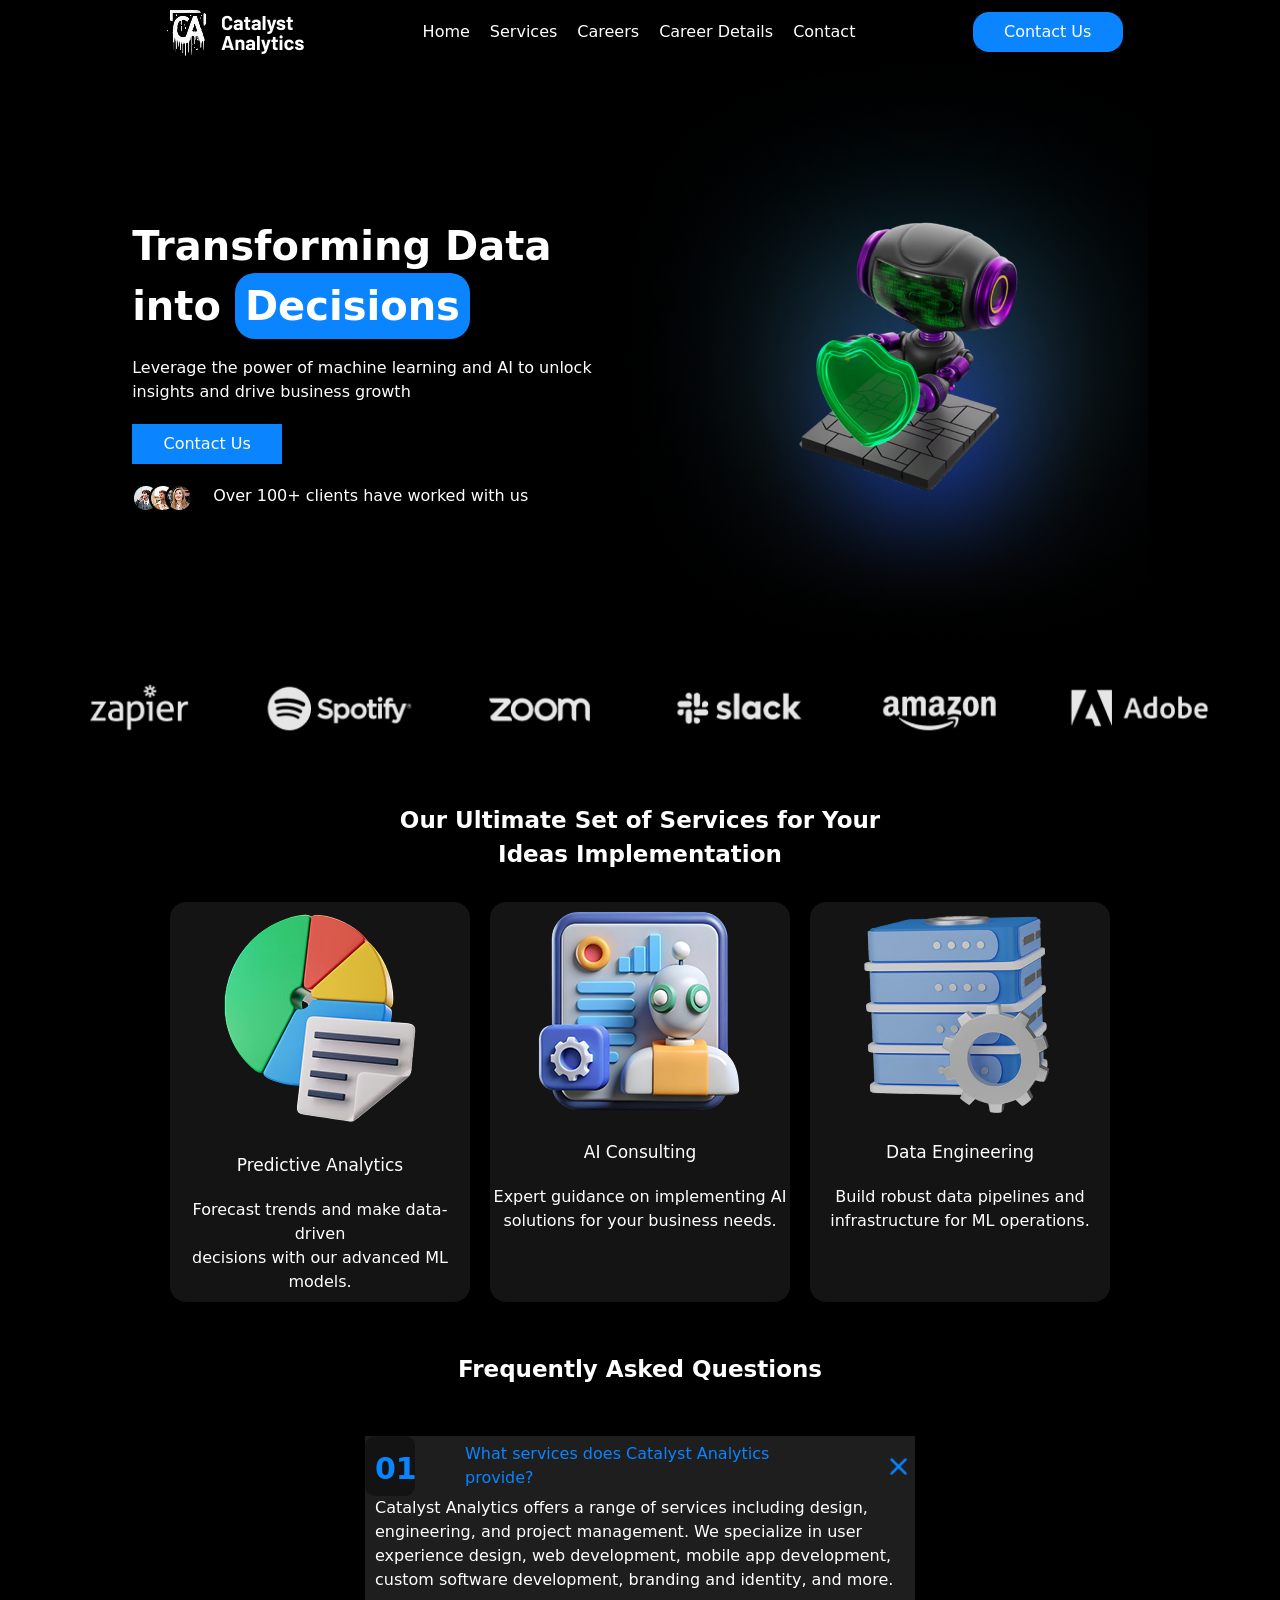
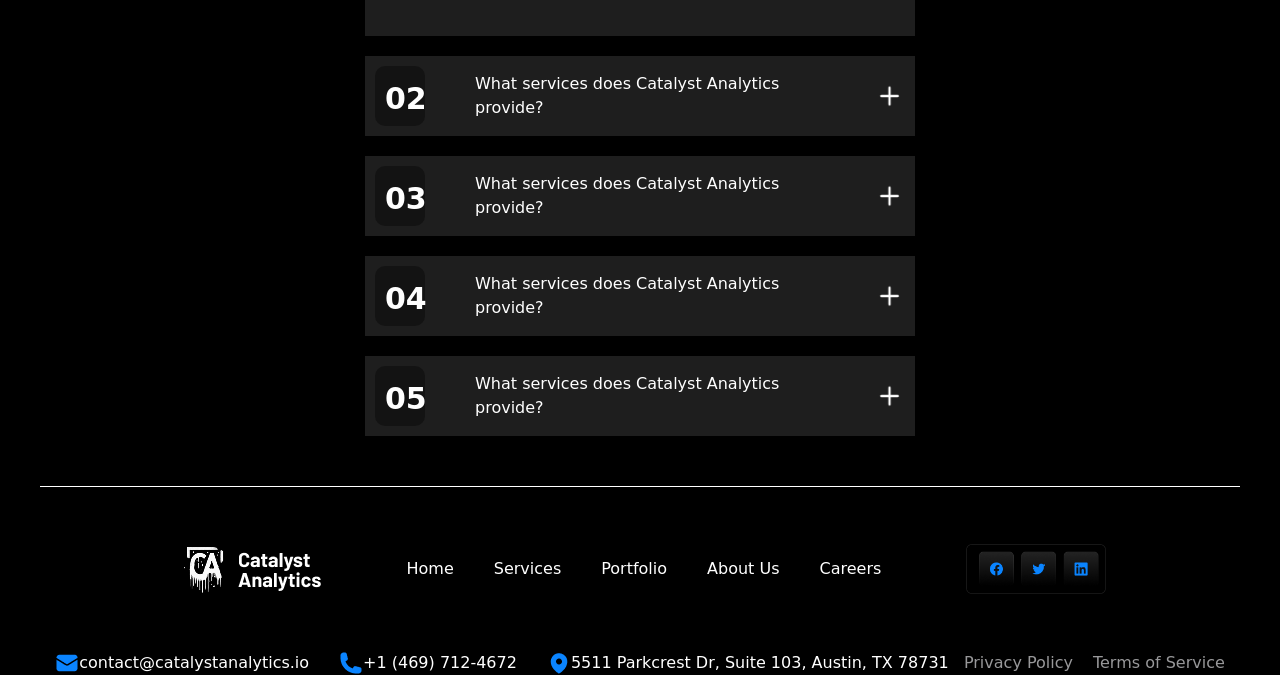
<file: index.html>
<!DOCTYPE html>
<html lang="en">
<head>
    <meta charset="UTF-8">
    <meta name="viewport" content="width=device-width, initial-scale=1.0">
    <title>Document</title>
    <link rel="stylesheet" href="./src/output.css">
</head>
<body class="bg-[black] max-w-[1200px] m-auto text-[white]">
    <div class="flex items-center justify-evenly">

        <div>
            <div><img src="./src/Logo (5).png" alt=""></div>
        </div>

        <div class="flex text-[white] gap-[20px] hidden lg:flex">
            <a href="#">Home</a>
            <a href="./src/page2.html">Services</a>
            <a href="./src/page3.html">Careers</a>
            <a href="./src/page4.html">Career Details</a>
            <a href="./src/page5.html">Contact</a>

        </div>

        <div>
            <button class="w-[150px] h-[40px] bg-[#0A84FF] text-[white] rounded-2xl">Contact Us</button>
        </div>

    </div>

    <div class="flex justify-center items-center flex-col lg:flex-row">

        
        <div class="flex flex-col gap-[20px]">
            <h1 class="text-[40px] text-[white] font-bold">Transforming Data <br> into  <span class="bg-[#0A84FF] p-[10px] rounded-[20px]"> Decisions </span></h1>
            <p class="text-[white]">Leverage the power of machine learning and AI to unlock <br> insights and drive business growth</p>
             <div>
            <button class="w-[150px] h-[40px] bg-[#0A84FF] text-[white]">Contact Us</button>
        </div>

        <div class="flex gap-[20px]">
            <div><img src="./src/Group 20 (2).png" alt=""></div>
            <p class="text-[white]">Over 100+ clients have worked with us</p>
        </div>
        </div>

        <div>
            <div><img class="h-[600px]" src="./src/robot area.png" alt=""></div>
        </div>

    </div>
      
    <div>
    
       
    
    <div class="flex flex-col items-center lg:flex-row ">

        <div><img src="./src/Card.png" alt=""></div>
        <div><img src="./src/Card (2).png" alt=""></div>
        <div><img src="./src/Card (1).png" alt=""></div>
        <div><img src="./src/Card (3).png" alt=""></div>
        <div><img src="./src/Card (4).png" alt=""></div>
        <div><img src="./src/Card (5).png" alt=""></div>

    </div>

    </div>
    
    <div class="mt-[50px]">

        <h1 class="text-[white] text-center text-[23px] font-bold ">Our Ultimate Set of Services for Your <br> Ideas Implementation</h1>


        <div class="flex justify-center gap-[20px] pt-[30px] flex-col items-center lg:flex-row">
   
            <div class="flex flex-col gap-[20px] w-[300px] h-[400px] bg-[#141414] text-center items-center rounded-2xl ">
              <div><img src="./src/72355892508 1.png" alt=""></div>
              <h1 class="text-[white] text-[17px] ">Predictive Analytics</h1>
              <p class="text-[white]" >Forecast trends and make data-driven <br> decisions with our advanced ML <br> models.</p>

            </div>

            <div class="flex flex-col gap-[20px] w-[300px] h-[400px] bg-[#141414] text-center items-center rounded-2xl ">
              <div><img src="./src/72355892508 1 (1).png" alt=""></div>
              <h1 class="text-[white] text-[17px] ">AI Consulting</h1>
              <p class="text-[white]" >Expert guidance on implementing AI solutions for your business needs.</p>

            </div>

            <div class="flex flex-col gap-[20px] w-[300px] h-[400px] bg-[#141414] text-center items-center rounded-2xl ">
              <div><img src="./src/72355892508 1 (2).png" alt=""></div>
              <h1 class="text-[white] text-[17px] ">Data Engineering</h1>
              <p class="text-[white]" >Build robust data pipelines and infrastructure for ML operations.</p>

            </div>



        </div>
    </div>

    <div>


        <h1 class="text-[white] text-[23px] font-bold text-center p-[50px] ">Frequently Asked Questions</h1>


        <div class="flex flex-col gap-[20px] items-center ">

        
            <div class="flex flex-col w-[550px] h-[200px] bg-[#1E1E1E] items-center">
              <div class="flex items-center gap-[50px]">
                <div class="w-[50px] h-[60px] bg-[#131313] p-[10px] rounded-[10px] ">
                    <p class="font-bold text-[30px] text-[#0A84FF]">01</p>
                </div>
                <p class="text-[#0A84FF]">What services does Catalyst Analytics provide?</p>

                 <div><img src="./src/Icon (19).png" alt=""></div>
              </div>
              <p class="w-[530px]">Catalyst Analytics offers a range of services including design, engineering, and project management. We specialize in user experience design, web development, mobile app development, custom software development, branding and identity, and more.</p>
             


            </div>

            <div class=" w-[550px] h-[80px] bg-[#1E1E1E] p-[10px]" >

                <div class="flex items-center gap-[50px]">
                <div class="w-[50px] h-[60px] bg-[#131313] p-[10px] rounded-[10px] ">
                    <p class="font-bold text-[30px] ">02</p>
                </div>
                <p class="">What services does Catalyst Analytics provide?</p>

                 <div><img src="./src/Icon (20).png" alt=""></div>
              </div>
            </div>

             <div class=" w-[550px] h-[80px] bg-[#1E1E1E] p-[10px]" >

                <div class="flex items-center gap-[50px]">
                <div class="w-[50px] h-[60px] bg-[#131313] p-[10px] rounded-[10px] ">
                    <p class="font-bold text-[30px] ">03</p>
                </div>
                <p class="">What services does Catalyst Analytics provide?</p>

                 <div><img src="./src/Icon (20).png" alt=""></div>
              </div>
            </div>

             <div class=" w-[550px] h-[80px] bg-[#1E1E1E] p-[10px]" >

                <div class="flex items-center gap-[50px]">
                <div class="w-[50px] h-[60px] bg-[#131313] p-[10px] rounded-[10px] ">
                    <p class="font-bold text-[30px] ">04</p>
                </div>
                <p class="">What services does Catalyst Analytics provide?</p>

                 <div><img src="./src/Icon (20).png" alt=""></div>
              </div>
            </div> <div class=" w-[550px] h-[80px] bg-[#1E1E1E] p-[10px]" >

                <div class="flex items-center gap-[50px]">
                <div class="w-[50px] h-[60px] bg-[#131313] p-[10px] rounded-[10px] ">
                    <p class="font-bold text-[30px] ">05</p>
                </div>
                <p class="">What services does Catalyst Analytics provide?</p>

                 <div><img src="./src/Icon (20).png" alt=""></div>
              </div>
            </div>


        </div>

    </div>

   <hr class="mt-[50px]">

   <div class="flex items-center justify-evenly p-[50px] flex-col items-center lg:flex-row">

    <div>
        <div><img src="./src/Logo (5).png" alt=""></div>
    </div>

    <div class="flex gap-[40px] flex-col lg:flex-row">
        <p>Home</p>
        <p>Services</p>
        <p>Portfolio</p>
        <p>About Us</p>
        <p>Careers</p>
    </div>
    <div>
        <div><img class="h-[50px]" src="./src/Sub Container.png" alt=""></div>
    </div>
   </div>

   <div class="flex justify-evenly flex-col lg:flex-row">
 
    <div class="flex gap-[30px] flex-col items-center lg:flex-row">
 
    <div class="flex">
        <div><img src="./src/Icon (21).png" alt=""></div>
        <p> contact@catalystanalytics.io</p>
    </div>

    <div class="flex">
        <div><img src="./src/Icon (22).png" alt=""></div>
        <p> +1 (469) 712-4672</p>
    </div>

    <div class="flex">
        <div><img src="./src/Icon (24).png" alt=""></div>
        <p> 5511 Parkcrest Dr, Suite 103, Austin, TX 78731</p>
    </div>

    </div>

    <div class="flex gap-[20px] text-[#98989A] flex-col items-center lg:flex-row">
        <p>Privacy Policy</p>
        <p>Terms of Service</p>
    </div>


   </div>
   
    
</body>
</html>
</file>
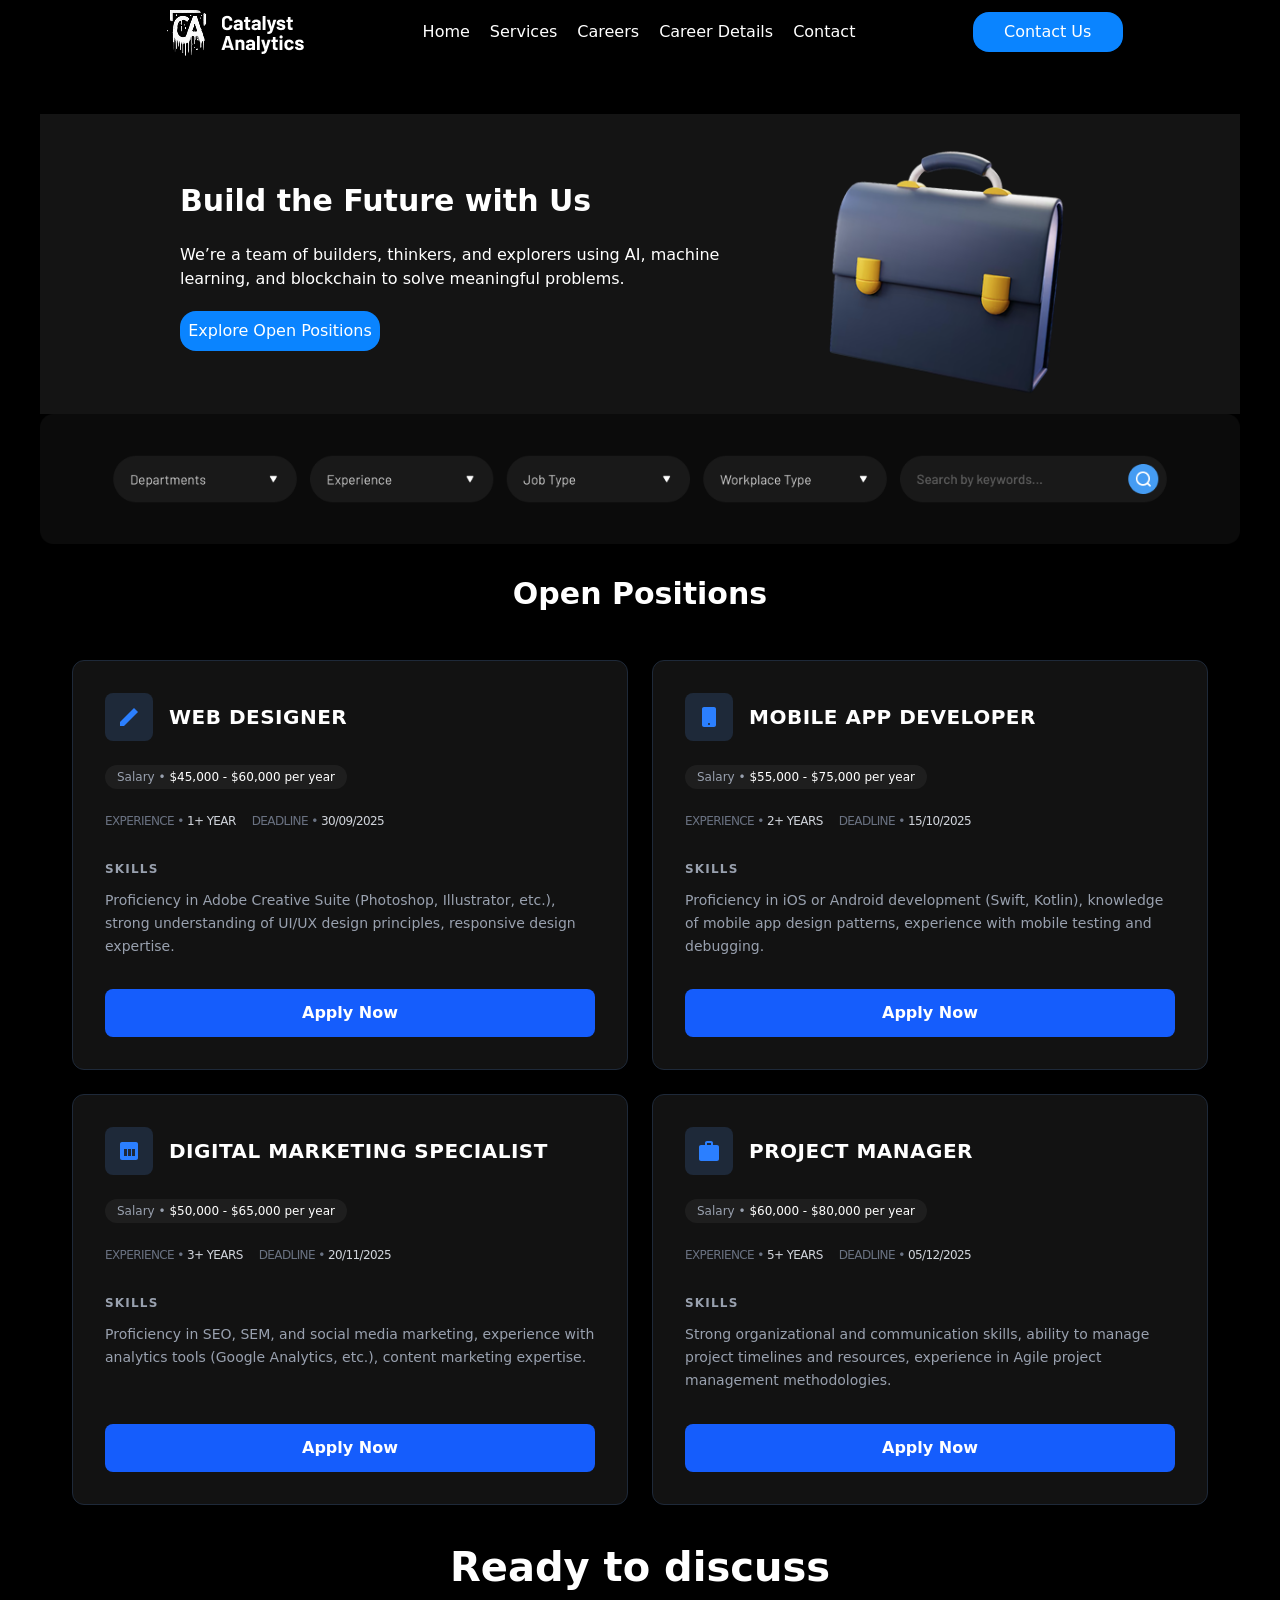
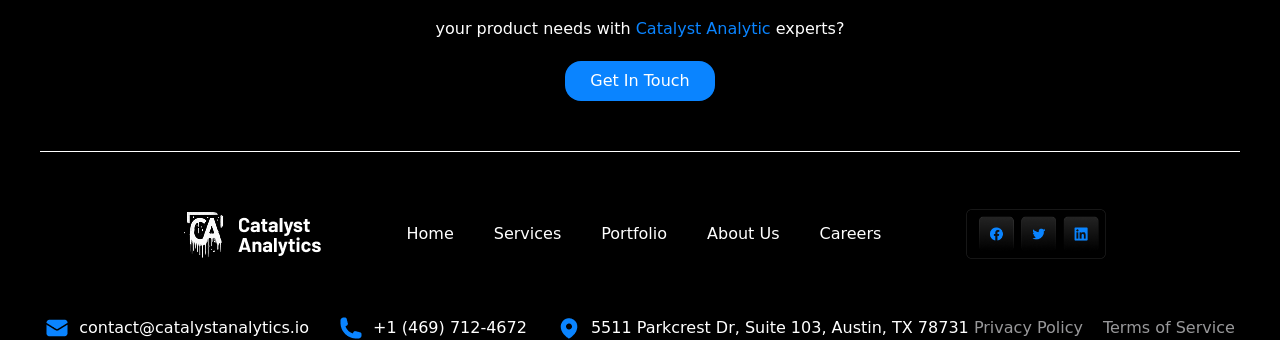
<file: src/page3.html>
<!DOCTYPE html>
<html lang="en">
<head>
    <meta charset="UTF-8">
    <meta name="viewport" content="width=device-width, initial-scale=1.0">
    <title>Document</title>
    <link rel="stylesheet" href="./output.css">
</head>
<body class="max-w-[1200px] m-auto bg-[black] text-[white]">
    <div class="flex items-center justify-evenly">

        <div>
            <div><img src="./Logo (5).png" alt=""></div>
        </div>

        <div class="flex text-[white] gap-[20px] hidden lg:flex">
            <a href="../index.html">Home</a>
            <a href="./page2.html">Services</a>
            <a href="#">Careers</a>
            <a href="../src/page4.html">Career Details</a>
            <a href="./src/page5.html">Contact</a>

        </div>

        <div>
            <button class="w-[150px] h-[40px] bg-[#0A84FF] text-[white] rounded-2xl">Contact Us</button>
        </div>

    </div>

      <div class="bg-[#141414] flex justify-center gap-[20px] mt-[50px] flex-col items-center lg:flex-row">

   <div class="flex flex-col gap-[20px]">
    <p class="text-[30px] font-bold">Build the Future with Us</p>
    <p class="w-[600px]">We’re a team of builders, thinkers, and explorers using AI, machine learning, and blockchain to solve meaningful problems.</p>
     <div>
            <button class="w-[200px] h-[40px] bg-[#0A84FF] text-[white] rounded-2xl">Explore Open Positions</button>
        </div>
   </div>

   <div>
    <div><img class="h-[300px]" src="./calogo1 2.png" alt=""></div>
   </div>


    </div>

    <div>
        <div><img class="hidden lg:flex" src="./TextContainer.png" alt=""></div>
    </div>



    <div class="bg-black text-white min-h-screen p-8 font-sans">
  <h1 class="text-3xl font-bold text-center mb-12">Open Positions</h1>

  <div class="grid grid-cols-1 md:grid-cols-2 gap-6 max-w-6xl mx-auto">
    
    <div class="bg-[#121212] p-8 rounded-xl border border-gray-800 flex flex-col justify-between">
      <div>
        <div class="flex items-center gap-4 mb-6">
          <div class="bg-gray-800 p-3 rounded-lg">
            <svg class="w-6 h-6 text-blue-500" fill="currentColor" viewBox="0 0 24 24"><path d="M17 3l4 4-14 14H3v-4L17 3z"/></svg>
          </div>
          <h2 class="text-xl font-bold tracking-wide uppercase">Web Designer</h2>
        </div>

        <div class="flex flex-wrap gap-2 mb-6">
          <span class="bg-[#1e1e1e] text-gray-400 px-3 py-1 rounded-full text-xs font-medium">Salary • <span class="text-white">$45,000 - $60,000 per year</span></span>
        </div>

        <div class="flex gap-4 mb-8 text-xs text-gray-500 uppercase tracking-tighter">
          <span>Experience • <span class="text-gray-300">1+ year</span></span>
          <span>Deadline • <span class="text-gray-300">30/09/2025</span></span>
        </div>

        <div class="mb-8">
          <h3 class="text-xs font-bold text-gray-400 mb-3 tracking-widest">SKILLS</h3>
          <p class="text-sm text-gray-400 leading-relaxed">
            Proficiency in Adobe Creative Suite (Photoshop, Illustrator, etc.), strong understanding of UI/UX design principles, responsive design expertise.
          </p>
        </div>
      </div>
      <button class="w-full bg-blue-600 hover:bg-blue-700 text-white font-semibold py-3 rounded-lg transition-colors">
        Apply Now
      </button>
    </div>

    <div class="bg-[#121212] p-8 rounded-xl border border-gray-800 flex flex-col justify-between">
      <div>
        <div class="flex items-center gap-4 mb-6">
          <div class="bg-gray-800 p-3 rounded-lg">
            <svg class="w-6 h-6 text-blue-500" fill="currentColor" viewBox="0 0 24 24"><path d="M17 2H7c-1.1 0-2 .9-2 2v16c0 1.1.9 2 2 2h10c1.1 0 2-.9 2-2V4c0-1.1-.9-2-2-2zm-5 18c-.55 0-1-.45-1-1s.45-1 1-1 1 .45 1 1-.45 1-1 1z"/></svg>
          </div>
          <h2 class="text-xl font-bold tracking-wide uppercase">Mobile App Developer</h2>
        </div>

        <div class="flex flex-wrap gap-2 mb-6">
          <span class="bg-[#1e1e1e] text-gray-400 px-3 py-1 rounded-full text-xs font-medium">Salary • <span class="text-white">$55,000 - $75,000 per year</span></span>
        </div>

        <div class="flex gap-4 mb-8 text-xs text-gray-500 uppercase tracking-tighter">
          <span>Experience • <span class="text-gray-300">2+ years</span></span>
          <span>Deadline • <span class="text-gray-300">15/10/2025</span></span>
        </div>

        <div class="mb-8">
          <h3 class="text-xs font-bold text-gray-400 mb-3 tracking-widest">SKILLS</h3>
          <p class="text-sm text-gray-400 leading-relaxed">
            Proficiency in iOS or Android development (Swift, Kotlin), knowledge of mobile app design patterns, experience with mobile testing and debugging.
          </p>
        </div>
      </div>
      <button class="w-full bg-blue-600 hover:bg-blue-700 text-white font-semibold py-3 rounded-lg transition-colors">
        Apply Now
      </button>
    </div>

    <div class="bg-[#121212] p-8 rounded-xl border border-gray-800 flex flex-col justify-between">
      <div>
        <div class="flex items-center gap-4 mb-6">
          <div class="bg-gray-800 p-3 rounded-lg">
            <svg class="w-6 h-6 text-blue-500" fill="currentColor" viewBox="0 0 24 24"><path d="M19 3H5c-1.1 0-2 .9-2 2v14c0 1.1.9 2 2 2h14c1.1 0 2-.9 2-2V5c0-1.1-.9-2-2-2zm-9 14H7v-7h3v7zm4 0h-3v-7h3v7zm4 0h-3v-7h3v7z"/></svg>
          </div>
          <h2 class="text-xl font-bold tracking-wide uppercase">Digital Marketing Specialist</h2>
        </div>

        <div class="flex flex-wrap gap-2 mb-6">
          <span class="bg-[#1e1e1e] text-gray-400 px-3 py-1 rounded-full text-xs font-medium">Salary • <span class="text-white">$50,000 - $65,000 per year</span></span>
        </div>

        <div class="flex gap-4 mb-8 text-xs text-gray-500 uppercase tracking-tighter">
          <span>Experience • <span class="text-gray-300">3+ years</span></span>
          <span>Deadline • <span class="text-gray-300">20/11/2025</span></span>
        </div>

        <div class="mb-8">
          <h3 class="text-xs font-bold text-gray-400 mb-3 tracking-widest">SKILLS</h3>
          <p class="text-sm text-gray-400 leading-relaxed">
            Proficiency in SEO, SEM, and social media marketing, experience with analytics tools (Google Analytics, etc.), content marketing expertise.
          </p>
        </div>
      </div>
      <button class="w-full bg-blue-600 hover:bg-blue-700 text-white font-semibold py-3 rounded-lg transition-colors">
        Apply Now
      </button>
    </div>

    <div class="bg-[#121212] p-8 rounded-xl border border-gray-800 flex flex-col justify-between">
      <div>
        <div class="flex items-center gap-4 mb-6">
          <div class="bg-gray-800 p-3 rounded-lg">
            <svg class="w-6 h-6 text-blue-500" fill="currentColor" viewBox="0 0 24 24"><path d="M20 6h-4V4c0-1.1-.9-2-2-2h-4c-1.1 0-2 .9-2 2v2H4c-1.1 0-2 .9-2 2v12c0 1.1.9 2 2 2h16c1.1 0 2-.9 2-2V8c0-1.1-.9-2-2-2zM10 4h4v2h-4V4z"/></svg>
          </div>
          <h2 class="text-xl font-bold tracking-wide uppercase">Project Manager</h2>
        </div>

        <div class="flex flex-wrap gap-2 mb-6">
          <span class="bg-[#1e1e1e] text-gray-400 px-3 py-1 rounded-full text-xs font-medium">Salary • <span class="text-white">$60,000 - $80,000 per year</span></span>
        </div>

        <div class="flex gap-4 mb-8 text-xs text-gray-500 uppercase tracking-tighter">
          <span>Experience • <span class="text-gray-300">5+ years</span></span>
          <span>Deadline • <span class="text-gray-300">05/12/2025</span></span>
        </div>

        <div class="mb-8">
          <h3 class="text-xs font-bold text-gray-400 mb-3 tracking-widest">SKILLS</h3>
          <p class="text-sm text-gray-400 leading-relaxed">
            Strong organizational and communication skills, ability to manage project timelines and resources, experience in Agile project management methodologies.
          </p>
        </div>
      </div>
      <button class="w-full bg-blue-600 hover:bg-blue-700 text-white font-semibold py-3 rounded-lg transition-colors">
        Apply Now
      </button>
    </div>

  </div>
</div>


   <div class="">
     
    <div class="flex flex-col gap-[20px] items-center">
        <h1 class="text-[40px] font-bold">Ready to discuss</h1>
        <p text-[20px]>your product needs with <span class="text-[#0A84FF]"> Catalyst Analytic </span> experts?</p>
         <div>
            <button class="w-[150px] h-[40px] bg-[#0A84FF] text-[white] rounded-2xl">Get In Touch</button>
        </div>
    </div>


   </div>

     <hr class="mt-[50px]">

   <div class="flex items-center justify-evenly p-[50px] flex-col items-center lg:flex-row">

    <div>
        <div><img src="./Logo (5).png" alt=""></div>
    </div>

    <div class="flex gap-[40px] flex-col lg:flex-row">
        <p>Home</p>
        <p>Services</p>
        <p>Portfolio</p>
        <p>About Us</p>
        <p>Careers</p>
    </div>
    <div>
        <div><img class="h-[50px]" src="./Sub Container.png" alt=""></div>
    </div>
   </div>

   <div class="flex justify-evenly flex-col lg:flex-row">
 
    <div class="flex gap-[30px] flex-col items-center lg:flex-row">
 
    <div class="flex gap-[10px]">
        <div><img src="./Icon (21).png" alt=""></div>
        <p> contact@catalystanalytics.io</p>
    </div>

    <div class="flex gap-[10px]">
        <div><img src="./Icon (22).png" alt=""></div>
        <p> +1 (469) 712-4672</p>
    </div>

    <div class="flex gap-[10px]">
        <div><img src="./Icon (24).png" alt=""></div>
        <p> 5511 Parkcrest Dr, Suite 103, Austin, TX 78731</p>
    </div>

    </div>

    <div class="flex gap-[20px] text-[#98989A] flex-col items-center lg:flex-row">
        <p>Privacy Policy</p>
        <p>Terms of Service</p>
    </div>


   </div>

   

    
</body>
</html>
</file>
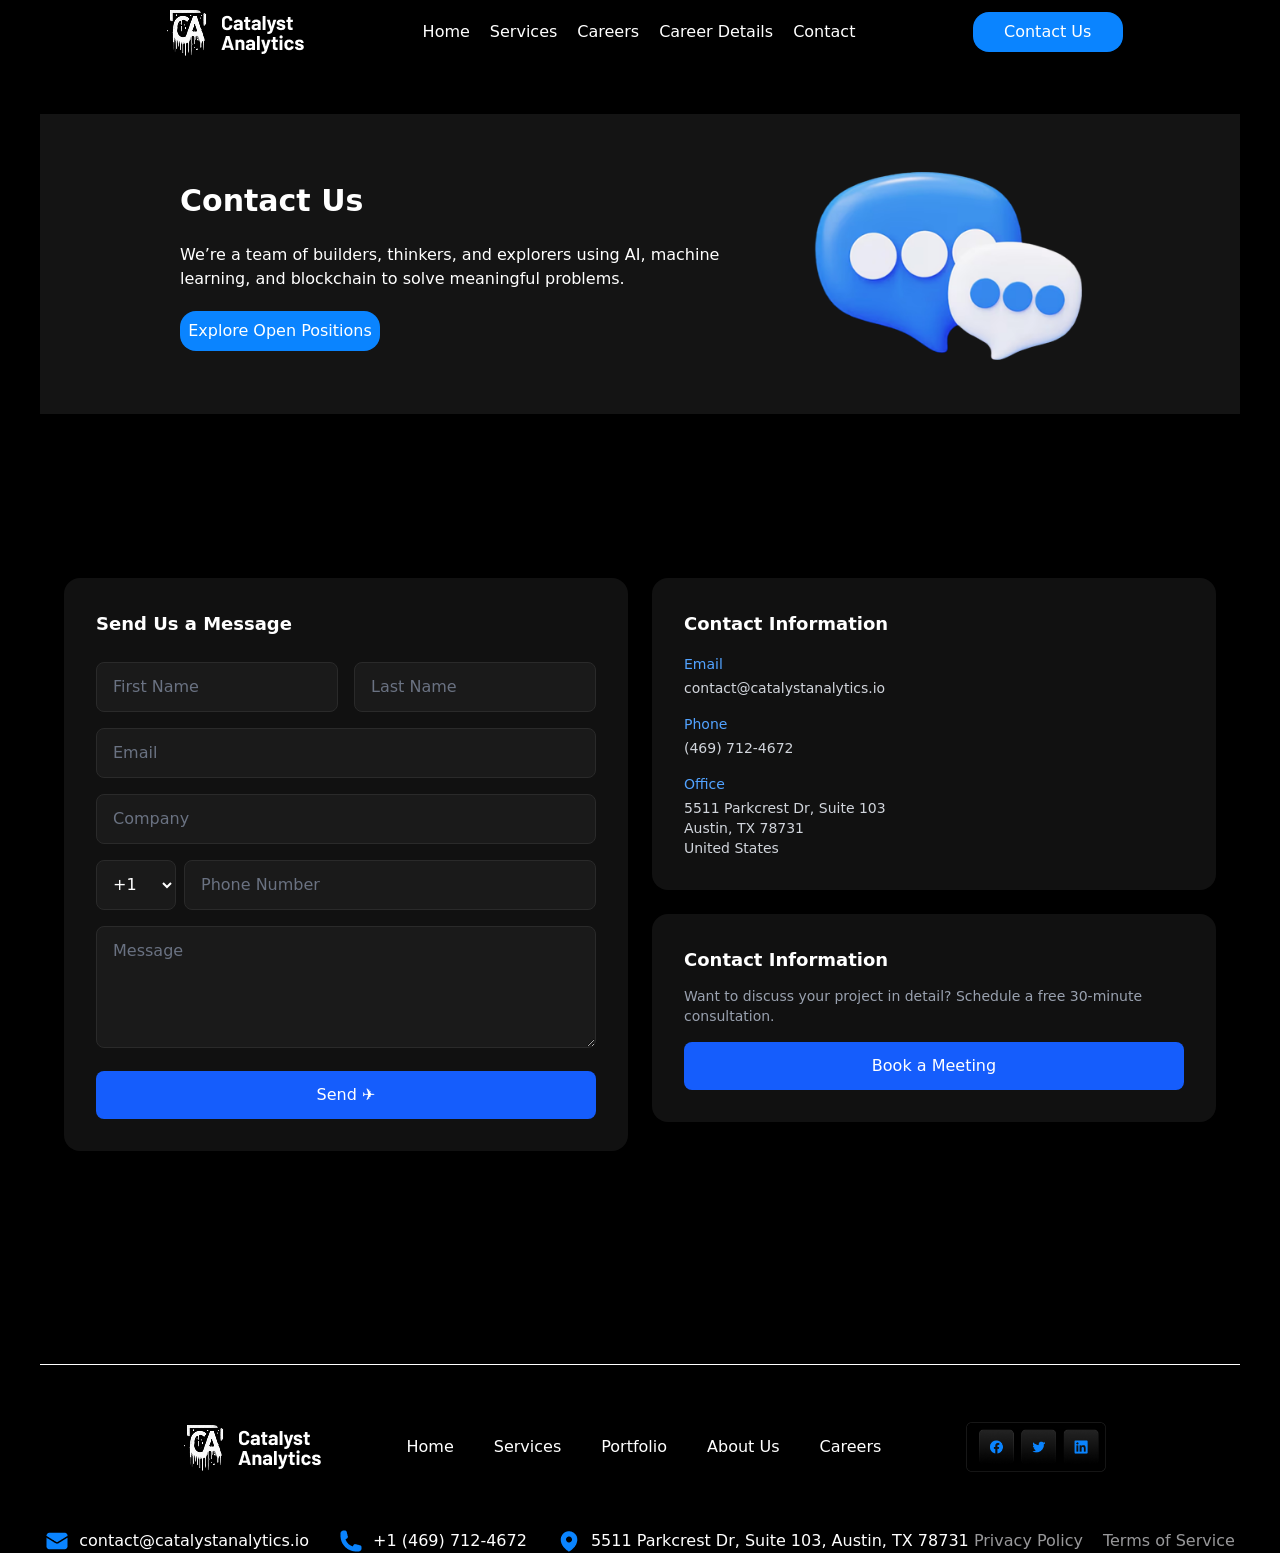
<file: src/page5.html>
<!DOCTYPE html>
<html lang="en">
<head>
    <meta charset="UTF-8">
    <meta name="viewport" content="width=device-width, initial-scale=1.0">
    <title>Document</title>
    <link rel="stylesheet" href="./output.css">
</head>
<body class="bg-[black] text-[white] max-w-[1200px] m-auto ">
     <div class="flex items-center justify-evenly">

        <div>
            <div><img src="./Logo (5).png" alt=""></div>
        </div>

        <div class="flex text-[white] gap-[20px] hidden lg:flex">
            <a href="../index.html">Home</a>
            <a href="./page2.html">Services</a>
            <a href="./page3.html">Careers</a>
            <a href="../src/page4.html">Career Details</a>
            <a href="#">Contact</a>

        </div>

        <div>
            <button class="w-[150px] h-[40px] bg-[#0A84FF] text-[white] rounded-2xl">Contact Us</button>
        </div>

    </div>


    <div class="bg-[#141414] flex justify-center gap-[20px] mt-[50px] flex-col items-center lg:flex-row">

   <div class="flex flex-col gap-[20px]">
    <p class="text-[30px] font-bold">Contact Us</p>
    <p class="w-[600px]">We’re a team of builders, thinkers, and explorers using AI, machine learning, and blockchain to solve meaningful problems.</p>
     <div>
            <button class="w-[200px] h-[40px] bg-[#0A84FF] text-[white] rounded-2xl">Explore Open Positions</button>
        </div>
   </div>

   <div>
    <div><img class="h-[300px]" src="./calogo1 2 (1).png" alt=""></div>
   </div>


    </div>


    <div class="bg-black min-h-screen flex items-center justify-center p-4 sm:p-6">
  <div class="max-w-6xl w-full grid grid-cols-1 lg:grid-cols-2 gap-6">

    <!-- FORM -->
    <div class="bg-[#111111] rounded-2xl p-6 sm:p-8 shadow-xl">
      <h2 class="text-white text-lg font-semibold mb-6">Send Us a Message</h2>

      <form class="space-y-4">

        <div class="grid grid-cols-1 sm:grid-cols-2 gap-4">
          <input type="text" placeholder="First Name"
            class="bg-[#1a1a1a] border border-[#2a2a2a] text-white placeholder-gray-500 px-4 py-3 rounded-lg w-full focus:outline-none focus:border-blue-500" />

          <input type="text" placeholder="Last Name"
            class="bg-[#1a1a1a] border border-[#2a2a2a] text-white placeholder-gray-500 px-4 py-3 rounded-lg w-full focus:outline-none focus:border-blue-500" />
        </div>

        <input type="email" placeholder="Email"
          class="bg-[#1a1a1a] border border-[#2a2a2a] text-white placeholder-gray-500 px-4 py-3 rounded-lg w-full focus:outline-none focus:border-blue-500" />

        <input type="text" placeholder="Company"
          class="bg-[#1a1a1a] border border-[#2a2a2a] text-white placeholder-gray-500 px-4 py-3 rounded-lg w-full focus:outline-none focus:border-blue-500" />

        <div class="flex gap-2">
          <select class="bg-[#1a1a1a] border border-[#2a2a2a] text-white px-3 py-3 rounded-lg focus:outline-none">
            <option>+1</option>
            <option>+44</option>
          </select>

          <input type="text" placeholder="Phone Number"
            class="bg-[#1a1a1a] border border-[#2a2a2a] text-white placeholder-gray-500 px-4 py-3 rounded-lg w-full focus:outline-none focus:border-blue-500" />
        </div>

        <textarea rows="4" placeholder="Message"
          class="bg-[#1a1a1a] border border-[#2a2a2a] text-white placeholder-gray-500 px-4 py-3 rounded-lg w-full focus:outline-none focus:border-blue-500"></textarea>

        <button
          class="w-full bg-blue-600 hover:bg-blue-700 transition text-white py-3 rounded-lg font-medium">
          Send ✈️
        </button>

      </form>
    </div>

    <!-- RIGHT SIDE -->
    <div class="flex flex-col gap-6">

      <div class="bg-[#111111] rounded-2xl p-6 sm:p-8 shadow-xl">
        <h2 class="text-white text-lg font-semibold mb-4">Contact Information</h2>

        <div class="space-y-4 text-sm">
          <div>
            <p class="text-blue-400 mb-1">Email</p>
            <p class="text-gray-300">contact@catalystanalytics.io</p>
          </div>

          <div>
            <p class="text-blue-400 mb-1">Phone</p>
            <p class="text-gray-300">(469) 712-4672</p>
          </div>

          <div>
            <p class="text-blue-400 mb-1">Office</p>
            <p class="text-gray-300">
              5511 Parkcrest Dr, Suite 103<br />
              Austin, TX 78731<br />
              United States
            </p>
          </div>
        </div>
      </div>

      <div class="bg-[#111111] rounded-2xl p-6 sm:p-8 shadow-xl">
        <h2 class="text-white text-lg font-semibold mb-3">Contact Information</h2>

        <p class="text-gray-400 text-sm mb-4">
          Want to discuss your project in detail? Schedule a free 30-minute consultation.
        </p>

        <button
          class="w-full bg-blue-600 hover:bg-blue-700 transition text-white py-3 rounded-lg font-medium">
          Book a Meeting
        </button>
      </div>

    </div>

  </div>
</div>


<hr class="mt-[50px]">

   <div class="flex items-center justify-evenly p-[50px] flex-col items-center lg:flex-row">

    <div>
        <div><img src="./Logo (5).png" alt=""></div>
    </div>

    <div class="flex gap-[40px] flex-col lg:flex-row">
        <p>Home</p>
        <p>Services</p>
        <p>Portfolio</p>
        <p>About Us</p>
        <p>Careers</p>
    </div>
    <div>
        <div><img class="h-[50px]" src="./Sub Container.png" alt=""></div>
    </div>
   </div>

   <div class="flex justify-evenly flex-col lg:flex-row">
 
    <div class="flex gap-[30px] flex-col items-center lg:flex-row">
 
    <div class="flex gap-[10px]">
        <div><img src="./Icon (21).png" alt=""></div>
        <p> contact@catalystanalytics.io</p>
    </div>

    <div class="flex gap-[10px]">
        <div><img src="./Icon (22).png" alt=""></div>
        <p> +1 (469) 712-4672</p>
    </div>

    <div class="flex gap-[10px]">
        <div><img src="./Icon (24).png" alt=""></div>
        <p> 5511 Parkcrest Dr, Suite 103, Austin, TX 78731</p>
    </div>

    </div>

    <div class="flex gap-[20px] text-[#98989A] flex-col items-center lg:flex-row">
        <p>Privacy Policy</p>
        <p>Terms of Service</p>
    </div>


   </div>

</body>
</html>
</file>
<file: src/output.css>
/*! tailwindcss v4.2.4 | MIT License | https://tailwindcss.com */
@layer properties;
@layer theme, base, components, utilities;
@layer theme {
  :root, :host {
    --font-sans: ui-sans-serif, system-ui, sans-serif, "Apple Color Emoji",
      "Segoe UI Emoji", "Segoe UI Symbol", "Noto Color Emoji";
    --font-mono: ui-monospace, SFMono-Regular, Menlo, Monaco, Consolas, "Liberation Mono",
      "Courier New", monospace;
    --color-blue-400: oklch(70.7% 0.165 254.624);
    --color-blue-500: oklch(62.3% 0.214 259.815);
    --color-blue-600: oklch(54.6% 0.245 262.881);
    --color-blue-700: oklch(48.8% 0.243 264.376);
    --color-gray-200: oklch(92.8% 0.006 264.531);
    --color-gray-300: oklch(87.2% 0.01 258.338);
    --color-gray-400: oklch(70.7% 0.022 261.325);
    --color-gray-500: oklch(55.1% 0.027 264.364);
    --color-gray-800: oklch(27.8% 0.033 256.848);
    --color-zinc-800: oklch(27.4% 0.006 286.033);
    --color-zinc-900: oklch(21% 0.006 285.885);
    --color-black: #000;
    --color-white: #fff;
    --spacing: 0.25rem;
    --container-2xl: 42rem;
    --container-6xl: 72rem;
    --text-xs: 0.75rem;
    --text-xs--line-height: calc(1 / 0.75);
    --text-sm: 0.875rem;
    --text-sm--line-height: calc(1.25 / 0.875);
    --text-lg: 1.125rem;
    --text-lg--line-height: calc(1.75 / 1.125);
    --text-xl: 1.25rem;
    --text-xl--line-height: calc(1.75 / 1.25);
    --text-2xl: 1.5rem;
    --text-2xl--line-height: calc(2 / 1.5);
    --text-3xl: 1.875rem;
    --text-3xl--line-height: calc(2.25 / 1.875);
    --font-weight-medium: 500;
    --font-weight-semibold: 600;
    --font-weight-bold: 700;
    --tracking-tighter: -0.05em;
    --tracking-wide: 0.025em;
    --tracking-widest: 0.1em;
    --leading-relaxed: 1.625;
    --radius-lg: 0.5rem;
    --radius-xl: 0.75rem;
    --radius-2xl: 1rem;
    --default-transition-duration: 150ms;
    --default-transition-timing-function: cubic-bezier(0.4, 0, 0.2, 1);
    --default-font-family: var(--font-sans);
    --default-mono-font-family: var(--font-mono);
  }
}
@layer base {
  *, ::after, ::before, ::backdrop, ::file-selector-button {
    box-sizing: border-box;
    margin: 0;
    padding: 0;
    border: 0 solid;
  }
  html, :host {
    line-height: 1.5;
    -webkit-text-size-adjust: 100%;
    tab-size: 4;
    font-family: var(--default-font-family, ui-sans-serif, system-ui, sans-serif, "Apple Color Emoji", "Segoe UI Emoji", "Segoe UI Symbol", "Noto Color Emoji");
    font-feature-settings: var(--default-font-feature-settings, normal);
    font-variation-settings: var(--default-font-variation-settings, normal);
    -webkit-tap-highlight-color: transparent;
  }
  hr {
    height: 0;
    color: inherit;
    border-top-width: 1px;
  }
  abbr:where([title]) {
    -webkit-text-decoration: underline dotted;
    text-decoration: underline dotted;
  }
  h1, h2, h3, h4, h5, h6 {
    font-size: inherit;
    font-weight: inherit;
  }
  a {
    color: inherit;
    -webkit-text-decoration: inherit;
    text-decoration: inherit;
  }
  b, strong {
    font-weight: bolder;
  }
  code, kbd, samp, pre {
    font-family: var(--default-mono-font-family, ui-monospace, SFMono-Regular, Menlo, Monaco, Consolas, "Liberation Mono", "Courier New", monospace);
    font-feature-settings: var(--default-mono-font-feature-settings, normal);
    font-variation-settings: var(--default-mono-font-variation-settings, normal);
    font-size: 1em;
  }
  small {
    font-size: 80%;
  }
  sub, sup {
    font-size: 75%;
    line-height: 0;
    position: relative;
    vertical-align: baseline;
  }
  sub {
    bottom: -0.25em;
  }
  sup {
    top: -0.5em;
  }
  table {
    text-indent: 0;
    border-color: inherit;
    border-collapse: collapse;
  }
  :-moz-focusring {
    outline: auto;
  }
  progress {
    vertical-align: baseline;
  }
  summary {
    display: list-item;
  }
  ol, ul, menu {
    list-style: none;
  }
  img, svg, video, canvas, audio, iframe, embed, object {
    display: block;
    vertical-align: middle;
  }
  img, video {
    max-width: 100%;
    height: auto;
  }
  button, input, select, optgroup, textarea, ::file-selector-button {
    font: inherit;
    font-feature-settings: inherit;
    font-variation-settings: inherit;
    letter-spacing: inherit;
    color: inherit;
    border-radius: 0;
    background-color: transparent;
    opacity: 1;
  }
  :where(select:is([multiple], [size])) optgroup {
    font-weight: bolder;
  }
  :where(select:is([multiple], [size])) optgroup option {
    padding-inline-start: 20px;
  }
  ::file-selector-button {
    margin-inline-end: 4px;
  }
  ::placeholder {
    opacity: 1;
  }
  @supports (not (-webkit-appearance: -apple-pay-button))  or (contain-intrinsic-size: 1px) {
    ::placeholder {
      color: currentcolor;
      @supports (color: color-mix(in lab, red, red)) {
        color: color-mix(in oklab, currentcolor 50%, transparent);
      }
    }
  }
  textarea {
    resize: vertical;
  }
  ::-webkit-search-decoration {
    -webkit-appearance: none;
  }
  ::-webkit-date-and-time-value {
    min-height: 1lh;
    text-align: inherit;
  }
  ::-webkit-datetime-edit {
    display: inline-flex;
  }
  ::-webkit-datetime-edit-fields-wrapper {
    padding: 0;
  }
  ::-webkit-datetime-edit, ::-webkit-datetime-edit-year-field, ::-webkit-datetime-edit-month-field, ::-webkit-datetime-edit-day-field, ::-webkit-datetime-edit-hour-field, ::-webkit-datetime-edit-minute-field, ::-webkit-datetime-edit-second-field, ::-webkit-datetime-edit-millisecond-field, ::-webkit-datetime-edit-meridiem-field {
    padding-block: 0;
  }
  ::-webkit-calendar-picker-indicator {
    line-height: 1;
  }
  :-moz-ui-invalid {
    box-shadow: none;
  }
  button, input:where([type="button"], [type="reset"], [type="submit"]), ::file-selector-button {
    appearance: button;
  }
  ::-webkit-inner-spin-button, ::-webkit-outer-spin-button {
    height: auto;
  }
  [hidden]:where(:not([hidden="until-found"])) {
    display: none !important;
  }
}
@layer utilities {
  .relative {
    position: relative;
  }
  .m-auto {
    margin: auto;
  }
  .mx-2 {
    margin-inline: calc(var(--spacing) * 2);
  }
  .mx-auto {
    margin-inline: auto;
  }
  .mt-1 {
    margin-top: calc(var(--spacing) * 1);
  }
  .mt-\[30px\] {
    margin-top: 30px;
  }
  .mt-\[50px\] {
    margin-top: 50px;
  }
  .mt-\[100px\] {
    margin-top: 100px;
  }
  .mt-\[170px\] {
    margin-top: 170px;
  }
  .mr-2 {
    margin-right: calc(var(--spacing) * 2);
  }
  .mb-1 {
    margin-bottom: calc(var(--spacing) * 1);
  }
  .mb-2 {
    margin-bottom: calc(var(--spacing) * 2);
  }
  .mb-3 {
    margin-bottom: calc(var(--spacing) * 3);
  }
  .mb-4 {
    margin-bottom: calc(var(--spacing) * 4);
  }
  .mb-6 {
    margin-bottom: calc(var(--spacing) * 6);
  }
  .mb-8 {
    margin-bottom: calc(var(--spacing) * 8);
  }
  .mb-10 {
    margin-bottom: calc(var(--spacing) * 10);
  }
  .mb-12 {
    margin-bottom: calc(var(--spacing) * 12);
  }
  .ml-2 {
    margin-left: calc(var(--spacing) * 2);
  }
  .ml-\[-200px\] {
    margin-left: -200px;
  }
  .ml-\[-900px\] {
    margin-left: -900px;
  }
  .ml-\[300px\] {
    margin-left: 300px;
  }
  .flex {
    display: flex;
  }
  .grid {
    display: grid;
  }
  .hidden {
    display: none;
  }
  .h-3 {
    height: calc(var(--spacing) * 3);
  }
  .h-6 {
    height: calc(var(--spacing) * 6);
  }
  .h-\[40px\] {
    height: 40px;
  }
  .h-\[50px\] {
    height: 50px;
  }
  .h-\[60px\] {
    height: 60px;
  }
  .h-\[80px\] {
    height: 80px;
  }
  .h-\[200px\] {
    height: 200px;
  }
  .h-\[300px\] {
    height: 300px;
  }
  .h-\[400px\] {
    height: 400px;
  }
  .h-\[600px\] {
    height: 600px;
  }
  .min-h-screen {
    min-height: 100vh;
  }
  .w-3 {
    width: calc(var(--spacing) * 3);
  }
  .w-5 {
    width: calc(var(--spacing) * 5);
  }
  .w-6 {
    width: calc(var(--spacing) * 6);
  }
  .w-\[50px\] {
    width: 50px;
  }
  .w-\[150px\] {
    width: 150px;
  }
  .w-\[200px\] {
    width: 200px;
  }
  .w-\[300px\] {
    width: 300px;
  }
  .w-\[500px\] {
    width: 500px;
  }
  .w-\[530px\] {
    width: 530px;
  }
  .w-\[550px\] {
    width: 550px;
  }
  .w-\[600px\] {
    width: 600px;
  }
  .w-full {
    width: 100%;
  }
  .max-w-2xl {
    max-width: var(--container-2xl);
  }
  .max-w-6xl {
    max-width: var(--container-6xl);
  }
  .max-w-\[1200px\] {
    max-width: 1200px;
  }
  .flex-1 {
    flex: 1;
  }
  .cursor-pointer {
    cursor: pointer;
  }
  .resize-none {
    resize: none;
  }
  .grid-cols-1 {
    grid-template-columns: repeat(1, minmax(0, 1fr));
  }
  .flex-col {
    flex-direction: column;
  }
  .flex-wrap {
    flex-wrap: wrap;
  }
  .items-center {
    align-items: center;
  }
  .items-start {
    align-items: flex-start;
  }
  .justify-between {
    justify-content: space-between;
  }
  .justify-center {
    justify-content: center;
  }
  .justify-evenly {
    justify-content: space-evenly;
  }
  .gap-2 {
    gap: calc(var(--spacing) * 2);
  }
  .gap-4 {
    gap: calc(var(--spacing) * 4);
  }
  .gap-6 {
    gap: calc(var(--spacing) * 6);
  }
  .gap-8 {
    gap: calc(var(--spacing) * 8);
  }
  .gap-\[10px\] {
    gap: 10px;
  }
  .gap-\[20px\] {
    gap: 20px;
  }
  .gap-\[30px\] {
    gap: 30px;
  }
  .gap-\[40px\] {
    gap: 40px;
  }
  .gap-\[50px\] {
    gap: 50px;
  }
  .space-y-3 {
    :where(& > :not(:last-child)) {
      --tw-space-y-reverse: 0;
      margin-block-start: calc(calc(var(--spacing) * 3) * var(--tw-space-y-reverse));
      margin-block-end: calc(calc(var(--spacing) * 3) * calc(1 - var(--tw-space-y-reverse)));
    }
  }
  .space-y-4 {
    :where(& > :not(:last-child)) {
      --tw-space-y-reverse: 0;
      margin-block-start: calc(calc(var(--spacing) * 4) * var(--tw-space-y-reverse));
      margin-block-end: calc(calc(var(--spacing) * 4) * calc(1 - var(--tw-space-y-reverse)));
    }
  }
  .space-y-6 {
    :where(& > :not(:last-child)) {
      --tw-space-y-reverse: 0;
      margin-block-start: calc(calc(var(--spacing) * 6) * var(--tw-space-y-reverse));
      margin-block-end: calc(calc(var(--spacing) * 6) * calc(1 - var(--tw-space-y-reverse)));
    }
  }
  .rounded-2xl {
    border-radius: var(--radius-2xl);
  }
  .rounded-\[10px\] {
    border-radius: 10px;
  }
  .rounded-\[20px\] {
    border-radius: 20px;
  }
  .rounded-full {
    border-radius: calc(infinity * 1px);
  }
  .rounded-lg {
    border-radius: var(--radius-lg);
  }
  .rounded-xl {
    border-radius: var(--radius-xl);
  }
  .rounded-l-lg {
    border-top-left-radius: var(--radius-lg);
    border-bottom-left-radius: var(--radius-lg);
  }
  .rounded-r-lg {
    border-top-right-radius: var(--radius-lg);
    border-bottom-right-radius: var(--radius-lg);
  }
  .border {
    border-style: var(--tw-border-style);
    border-width: 1px;
  }
  .border-2 {
    border-style: var(--tw-border-style);
    border-width: 2px;
  }
  .border-r-0 {
    border-right-style: var(--tw-border-style);
    border-right-width: 0px;
  }
  .border-l-0 {
    border-left-style: var(--tw-border-style);
    border-left-width: 0px;
  }
  .border-dashed {
    --tw-border-style: dashed;
    border-style: dashed;
  }
  .border-\[\#2a2a2a\] {
    border-color: #2a2a2a;
  }
  .border-gray-800 {
    border-color: var(--color-gray-800);
  }
  .border-white\/5 {
    border-color: color-mix(in srgb, #fff 5%, transparent);
    @supports (color: color-mix(in lab, red, red)) {
      border-color: color-mix(in oklab, var(--color-white) 5%, transparent);
    }
  }
  .border-zinc-800 {
    border-color: var(--color-zinc-800);
  }
  .bg-\[\#0A84FF\] {
    background-color: #0A84FF;
  }
  .bg-\[\#1E1E1E\] {
    background-color: #1E1E1E;
  }
  .bg-\[\#1a1a1a\] {
    background-color: #1a1a1a;
  }
  .bg-\[\#1e1e1e\] {
    background-color: #1e1e1e;
  }
  .bg-\[\#111111\] {
    background-color: #111111;
  }
  .bg-\[\#121212\] {
    background-color: #121212;
  }
  .bg-\[\#131313\] {
    background-color: #131313;
  }
  .bg-\[\#141414\] {
    background-color: #141414;
  }
  .bg-\[black\] {
    background-color: black;
  }
  .bg-black {
    background-color: var(--color-black);
  }
  .bg-blue-600 {
    background-color: var(--color-blue-600);
  }
  .bg-gray-800 {
    background-color: var(--color-gray-800);
  }
  .bg-zinc-900\/30 {
    background-color: color-mix(in srgb, oklch(21% 0.006 285.885) 30%, transparent);
    @supports (color: color-mix(in lab, red, red)) {
      background-color: color-mix(in oklab, var(--color-zinc-900) 30%, transparent);
    }
  }
  .p-3 {
    padding: calc(var(--spacing) * 3);
  }
  .p-4 {
    padding: calc(var(--spacing) * 4);
  }
  .p-6 {
    padding: calc(var(--spacing) * 6);
  }
  .p-8 {
    padding: calc(var(--spacing) * 8);
  }
  .p-\[10px\] {
    padding: 10px;
  }
  .p-\[50px\] {
    padding: 50px;
  }
  .px-3 {
    padding-inline: calc(var(--spacing) * 3);
  }
  .px-4 {
    padding-inline: calc(var(--spacing) * 4);
  }
  .py-1 {
    padding-block: calc(var(--spacing) * 1);
  }
  .py-2\.5 {
    padding-block: calc(var(--spacing) * 2.5);
  }
  .py-3 {
    padding-block: calc(var(--spacing) * 3);
  }
  .py-4 {
    padding-block: calc(var(--spacing) * 4);
  }
  .pt-4 {
    padding-top: calc(var(--spacing) * 4);
  }
  .pt-\[30px\] {
    padding-top: 30px;
  }
  .text-center {
    text-align: center;
  }
  .font-sans {
    font-family: var(--font-sans);
  }
  .text-2xl {
    font-size: var(--text-2xl);
    line-height: var(--tw-leading, var(--text-2xl--line-height));
  }
  .text-3xl {
    font-size: var(--text-3xl);
    line-height: var(--tw-leading, var(--text-3xl--line-height));
  }
  .text-lg {
    font-size: var(--text-lg);
    line-height: var(--tw-leading, var(--text-lg--line-height));
  }
  .text-sm {
    font-size: var(--text-sm);
    line-height: var(--tw-leading, var(--text-sm--line-height));
  }
  .text-xl {
    font-size: var(--text-xl);
    line-height: var(--tw-leading, var(--text-xl--line-height));
  }
  .text-xs {
    font-size: var(--text-xs);
    line-height: var(--tw-leading, var(--text-xs--line-height));
  }
  .text-\[13px\] {
    font-size: 13px;
  }
  .text-\[15px\] {
    font-size: 15px;
  }
  .text-\[17px\] {
    font-size: 17px;
  }
  .text-\[20px\] {
    font-size: 20px;
  }
  .text-\[23px\] {
    font-size: 23px;
  }
  .text-\[25px\] {
    font-size: 25px;
  }
  .text-\[30px\] {
    font-size: 30px;
  }
  .text-\[40px\] {
    font-size: 40px;
  }
  .leading-none {
    --tw-leading: 1;
    line-height: 1;
  }
  .leading-relaxed {
    --tw-leading: var(--leading-relaxed);
    line-height: var(--leading-relaxed);
  }
  .font-bold {
    --tw-font-weight: var(--font-weight-bold);
    font-weight: var(--font-weight-bold);
  }
  .font-medium {
    --tw-font-weight: var(--font-weight-medium);
    font-weight: var(--font-weight-medium);
  }
  .font-semibold {
    --tw-font-weight: var(--font-weight-semibold);
    font-weight: var(--font-weight-semibold);
  }
  .tracking-tighter {
    --tw-tracking: var(--tracking-tighter);
    letter-spacing: var(--tracking-tighter);
  }
  .tracking-wide {
    --tw-tracking: var(--tracking-wide);
    letter-spacing: var(--tracking-wide);
  }
  .tracking-widest {
    --tw-tracking: var(--tracking-widest);
    letter-spacing: var(--tracking-widest);
  }
  .whitespace-nowrap {
    white-space: nowrap;
  }
  .text-\[\#0A84FF\] {
    color: #0A84FF;
  }
  .text-\[\#98989A\] {
    color: #98989A;
  }
  .text-\[white\] {
    color: white;
  }
  .text-blue-400 {
    color: var(--color-blue-400);
  }
  .text-blue-500 {
    color: var(--color-blue-500);
  }
  .text-gray-200 {
    color: var(--color-gray-200);
  }
  .text-gray-300 {
    color: var(--color-gray-300);
  }
  .text-gray-400 {
    color: var(--color-gray-400);
  }
  .text-gray-500 {
    color: var(--color-gray-500);
  }
  .text-white {
    color: var(--color-white);
  }
  .uppercase {
    text-transform: uppercase;
  }
  .italic {
    font-style: italic;
  }
  .placeholder-gray-500 {
    &::placeholder {
      color: var(--color-gray-500);
    }
  }
  .shadow-2xl {
    --tw-shadow: 0 25px 50px -12px var(--tw-shadow-color, rgb(0 0 0 / 0.25));
    box-shadow: var(--tw-inset-shadow), var(--tw-inset-ring-shadow), var(--tw-ring-offset-shadow), var(--tw-ring-shadow), var(--tw-shadow);
  }
  .shadow-lg {
    --tw-shadow: 0 10px 15px -3px var(--tw-shadow-color, rgb(0 0 0 / 0.1)), 0 4px 6px -4px var(--tw-shadow-color, rgb(0 0 0 / 0.1));
    box-shadow: var(--tw-inset-shadow), var(--tw-inset-ring-shadow), var(--tw-ring-offset-shadow), var(--tw-ring-shadow), var(--tw-shadow);
  }
  .shadow-xl {
    --tw-shadow: 0 20px 25px -5px var(--tw-shadow-color, rgb(0 0 0 / 0.1)), 0 8px 10px -6px var(--tw-shadow-color, rgb(0 0 0 / 0.1));
    box-shadow: var(--tw-inset-shadow), var(--tw-inset-ring-shadow), var(--tw-ring-offset-shadow), var(--tw-ring-shadow), var(--tw-shadow);
  }
  .shadow-blue-600\/20 {
    --tw-shadow-color: color-mix(in srgb, oklch(54.6% 0.245 262.881) 20%, transparent);
    @supports (color: color-mix(in lab, red, red)) {
      --tw-shadow-color: color-mix(in oklab, color-mix(in oklab, var(--color-blue-600) 20%, transparent) var(--tw-shadow-alpha), transparent);
    }
  }
  .transition {
    transition-property: color, background-color, border-color, outline-color, text-decoration-color, fill, stroke, --tw-gradient-from, --tw-gradient-via, --tw-gradient-to, opacity, box-shadow, transform, translate, scale, rotate, filter, -webkit-backdrop-filter, backdrop-filter, display, content-visibility, overlay, pointer-events;
    transition-timing-function: var(--tw-ease, var(--default-transition-timing-function));
    transition-duration: var(--tw-duration, var(--default-transition-duration));
  }
  .transition-all {
    transition-property: all;
    transition-timing-function: var(--tw-ease, var(--default-transition-timing-function));
    transition-duration: var(--tw-duration, var(--default-transition-duration));
  }
  .transition-colors {
    transition-property: color, background-color, border-color, outline-color, text-decoration-color, fill, stroke, --tw-gradient-from, --tw-gradient-via, --tw-gradient-to;
    transition-timing-function: var(--tw-ease, var(--default-transition-timing-function));
    transition-duration: var(--tw-duration, var(--default-transition-duration));
  }
  .group-hover\:text-blue-500 {
    &:is(:where(.group):hover *) {
      @media (hover: hover) {
        color: var(--color-blue-500);
      }
    }
  }
  .hover\:bg-blue-500 {
    &:hover {
      @media (hover: hover) {
        background-color: var(--color-blue-500);
      }
    }
  }
  .hover\:bg-blue-700 {
    &:hover {
      @media (hover: hover) {
        background-color: var(--color-blue-700);
      }
    }
  }
  .hover\:bg-zinc-800 {
    &:hover {
      @media (hover: hover) {
        background-color: var(--color-zinc-800);
      }
    }
  }
  .hover\:bg-zinc-900\/50 {
    &:hover {
      @media (hover: hover) {
        background-color: color-mix(in srgb, oklch(21% 0.006 285.885) 50%, transparent);
        @supports (color: color-mix(in lab, red, red)) {
          background-color: color-mix(in oklab, var(--color-zinc-900) 50%, transparent);
        }
      }
    }
  }
  .hover\:underline {
    &:hover {
      @media (hover: hover) {
        text-decoration-line: underline;
      }
    }
  }
  .focus\:border-blue-500 {
    &:focus {
      border-color: var(--color-blue-500);
    }
  }
  .focus\:outline-none {
    &:focus {
      --tw-outline-style: none;
      outline-style: none;
    }
  }
  .active\:scale-95 {
    &:active {
      --tw-scale-x: 95%;
      --tw-scale-y: 95%;
      --tw-scale-z: 95%;
      scale: var(--tw-scale-x) var(--tw-scale-y);
    }
  }
  .sm\:grid-cols-2 {
    @media (width >= 40rem) {
      grid-template-columns: repeat(2, minmax(0, 1fr));
    }
  }
  .sm\:p-6 {
    @media (width >= 40rem) {
      padding: calc(var(--spacing) * 6);
    }
  }
  .sm\:p-8 {
    @media (width >= 40rem) {
      padding: calc(var(--spacing) * 8);
    }
  }
  .md\:w-\[380px\] {
    @media (width >= 48rem) {
      width: 380px;
    }
  }
  .md\:grid-cols-2 {
    @media (width >= 48rem) {
      grid-template-columns: repeat(2, minmax(0, 1fr));
    }
  }
  .md\:flex-row {
    @media (width >= 48rem) {
      flex-direction: row;
    }
  }
  .md\:p-12 {
    @media (width >= 48rem) {
      padding: calc(var(--spacing) * 12);
    }
  }
  .lg\:flex {
    @media (width >= 64rem) {
      display: flex;
    }
  }
  .lg\:grid-cols-2 {
    @media (width >= 64rem) {
      grid-template-columns: repeat(2, minmax(0, 1fr));
    }
  }
  .lg\:flex-row {
    @media (width >= 64rem) {
      flex-direction: row;
    }
  }
}
@property --tw-space-y-reverse {
  syntax: "*";
  inherits: false;
  initial-value: 0;
}
@property --tw-border-style {
  syntax: "*";
  inherits: false;
  initial-value: solid;
}
@property --tw-leading {
  syntax: "*";
  inherits: false;
}
@property --tw-font-weight {
  syntax: "*";
  inherits: false;
}
@property --tw-tracking {
  syntax: "*";
  inherits: false;
}
@property --tw-shadow {
  syntax: "*";
  inherits: false;
  initial-value: 0 0 #0000;
}
@property --tw-shadow-color {
  syntax: "*";
  inherits: false;
}
@property --tw-shadow-alpha {
  syntax: "<percentage>";
  inherits: false;
  initial-value: 100%;
}
@property --tw-inset-shadow {
  syntax: "*";
  inherits: false;
  initial-value: 0 0 #0000;
}
@property --tw-inset-shadow-color {
  syntax: "*";
  inherits: false;
}
@property --tw-inset-shadow-alpha {
  syntax: "<percentage>";
  inherits: false;
  initial-value: 100%;
}
@property --tw-ring-color {
  syntax: "*";
  inherits: false;
}
@property --tw-ring-shadow {
  syntax: "*";
  inherits: false;
  initial-value: 0 0 #0000;
}
@property --tw-inset-ring-color {
  syntax: "*";
  inherits: false;
}
@property --tw-inset-ring-shadow {
  syntax: "*";
  inherits: false;
  initial-value: 0 0 #0000;
}
@property --tw-ring-inset {
  syntax: "*";
  inherits: false;
}
@property --tw-ring-offset-width {
  syntax: "<length>";
  inherits: false;
  initial-value: 0px;
}
@property --tw-ring-offset-color {
  syntax: "*";
  inherits: false;
  initial-value: #fff;
}
@property --tw-ring-offset-shadow {
  syntax: "*";
  inherits: false;
  initial-value: 0 0 #0000;
}
@property --tw-scale-x {
  syntax: "*";
  inherits: false;
  initial-value: 1;
}
@property --tw-scale-y {
  syntax: "*";
  inherits: false;
  initial-value: 1;
}
@property --tw-scale-z {
  syntax: "*";
  inherits: false;
  initial-value: 1;
}
@layer properties {
  @supports ((-webkit-hyphens: none) and (not (margin-trim: inline))) or ((-moz-orient: inline) and (not (color:rgb(from red r g b)))) {
    *, ::before, ::after, ::backdrop {
      --tw-space-y-reverse: 0;
      --tw-border-style: solid;
      --tw-leading: initial;
      --tw-font-weight: initial;
      --tw-tracking: initial;
      --tw-shadow: 0 0 #0000;
      --tw-shadow-color: initial;
      --tw-shadow-alpha: 100%;
      --tw-inset-shadow: 0 0 #0000;
      --tw-inset-shadow-color: initial;
      --tw-inset-shadow-alpha: 100%;
      --tw-ring-color: initial;
      --tw-ring-shadow: 0 0 #0000;
      --tw-inset-ring-color: initial;
      --tw-inset-ring-shadow: 0 0 #0000;
      --tw-ring-inset: initial;
      --tw-ring-offset-width: 0px;
      --tw-ring-offset-color: #fff;
      --tw-ring-offset-shadow: 0 0 #0000;
      --tw-scale-x: 1;
      --tw-scale-y: 1;
      --tw-scale-z: 1;
    }
  }
}
</file>
